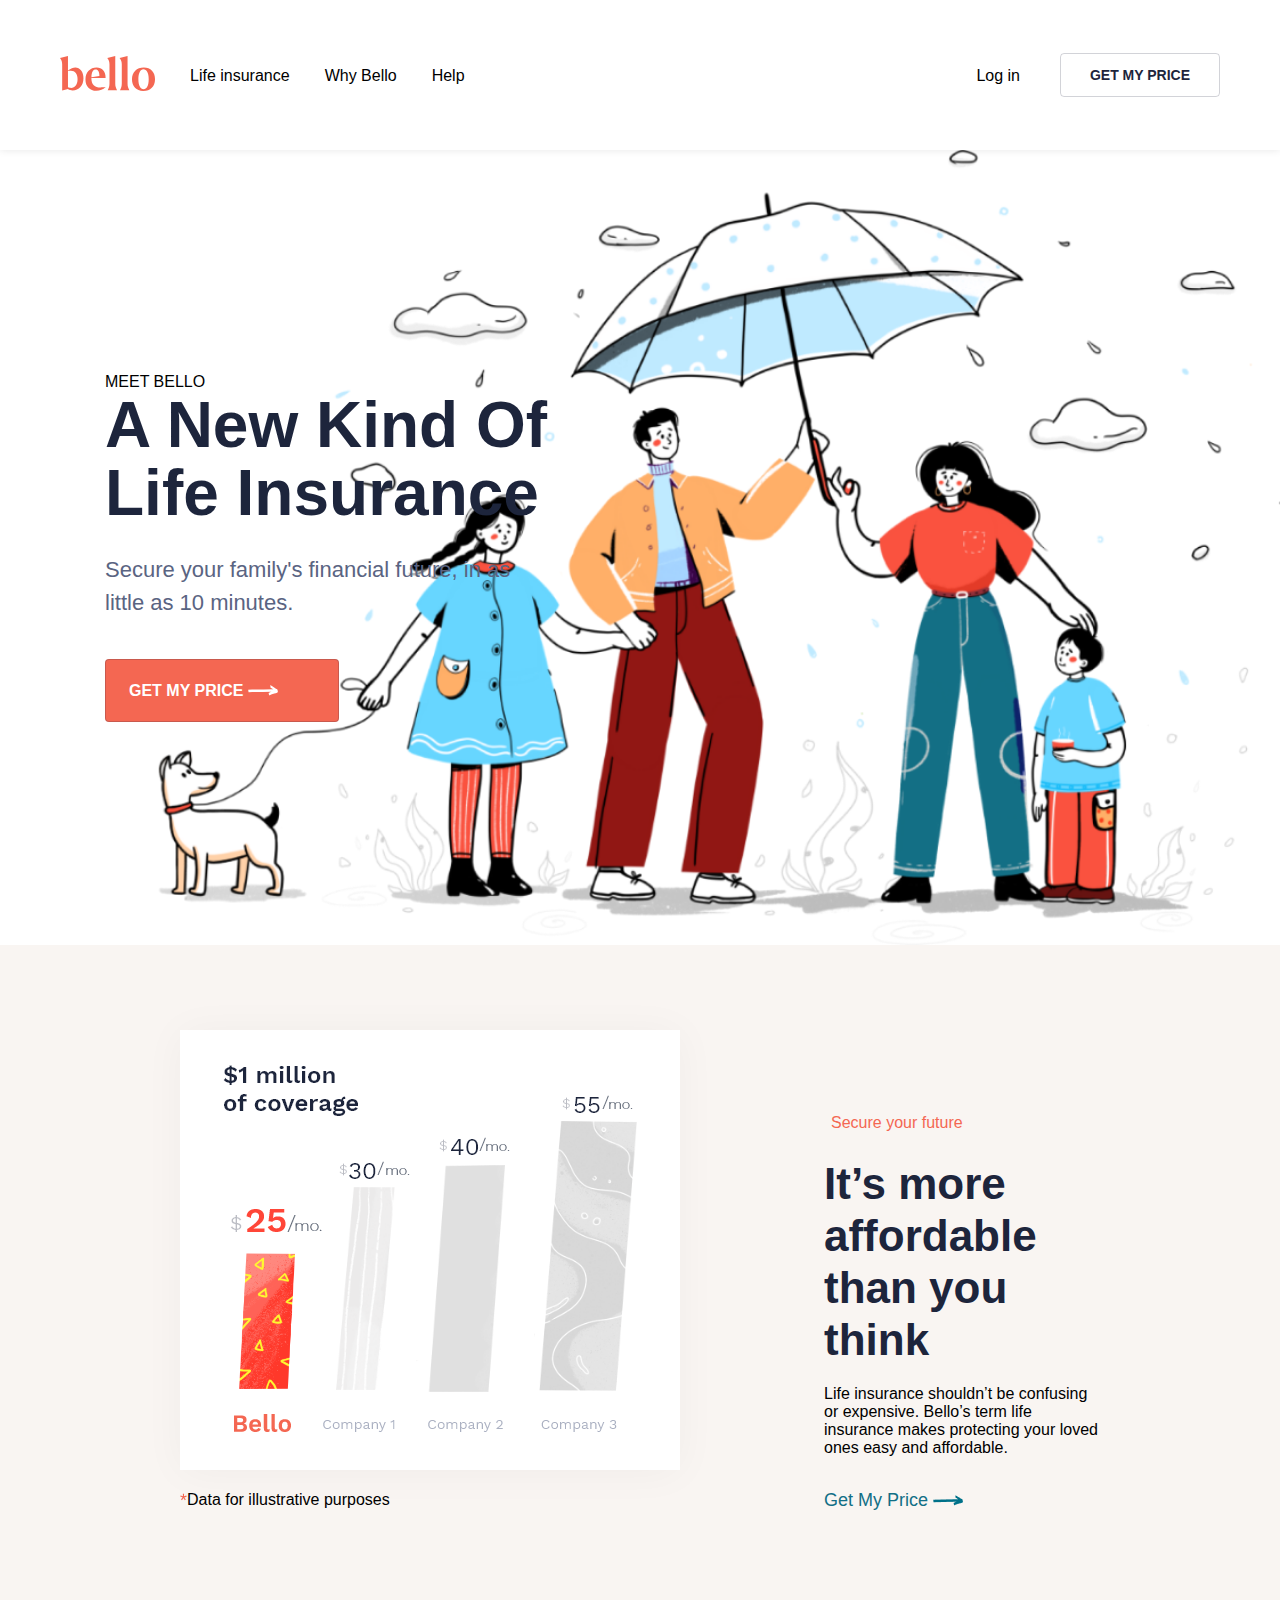
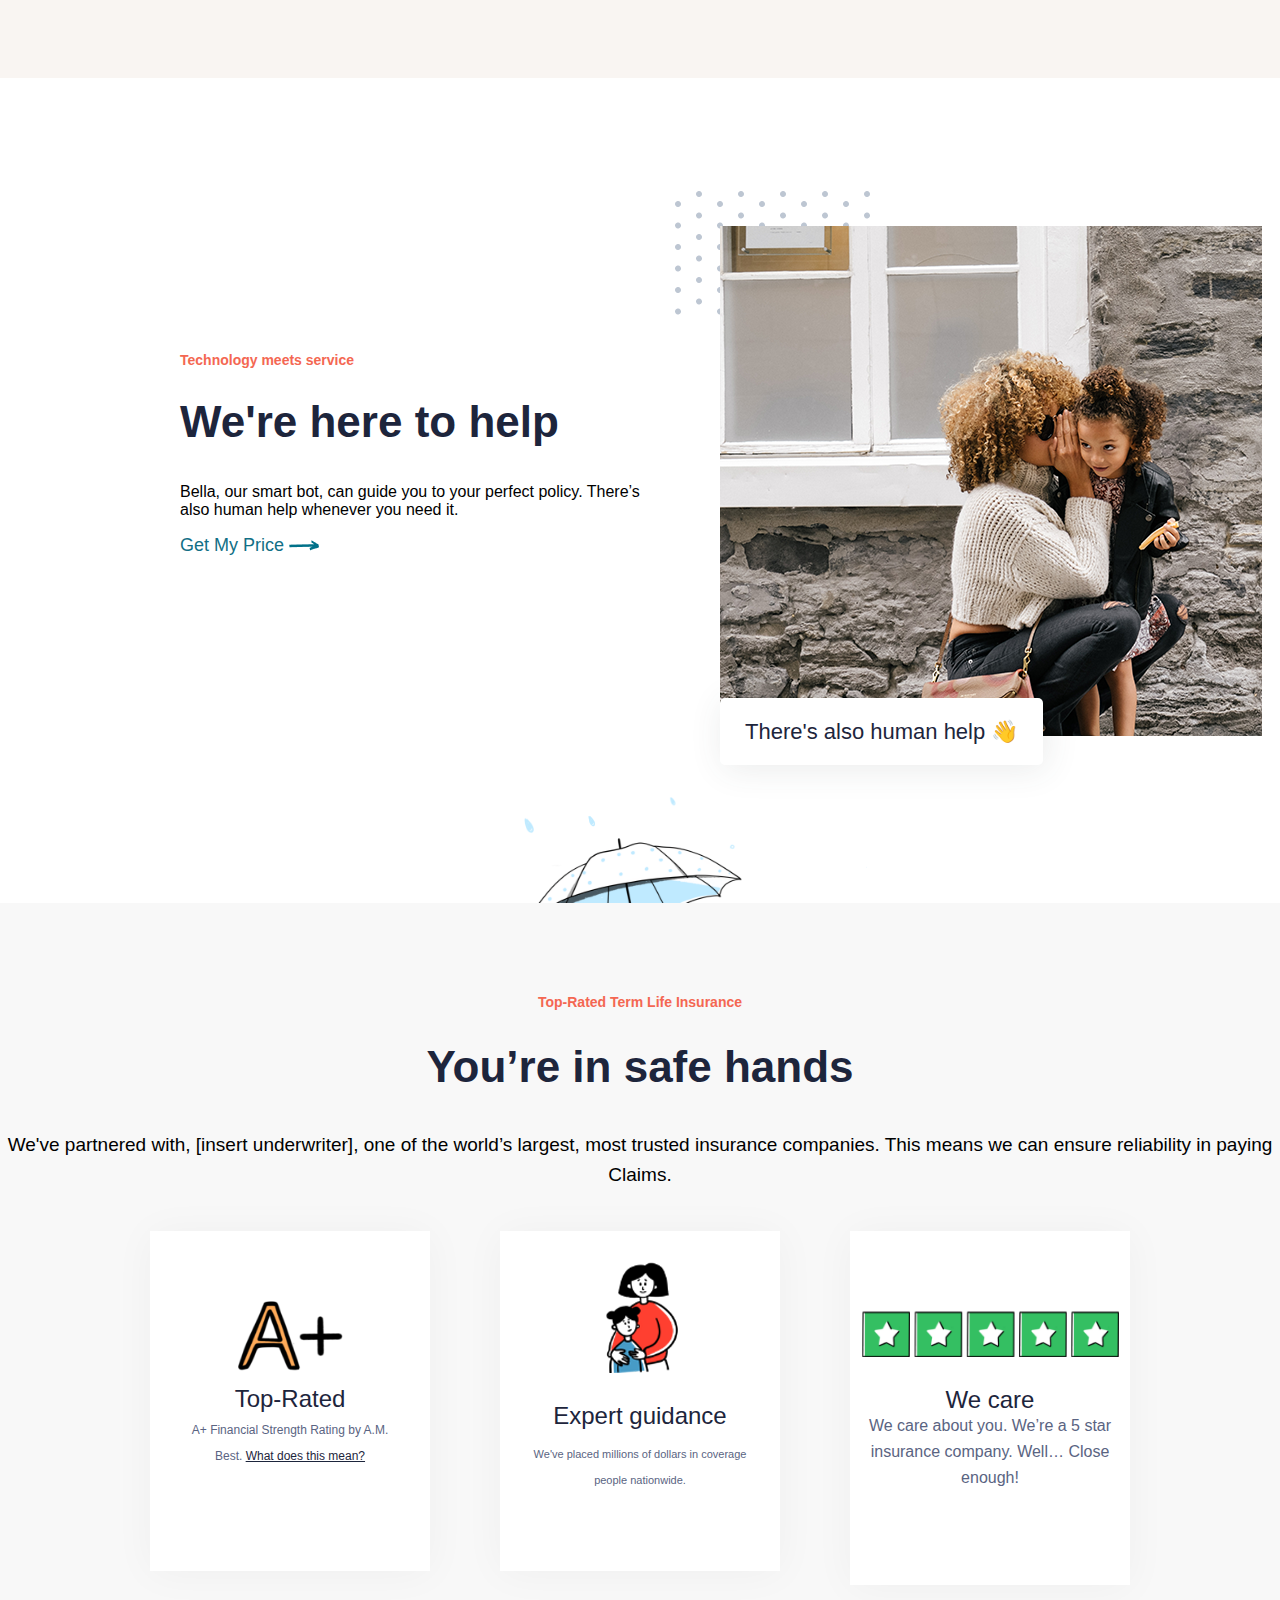
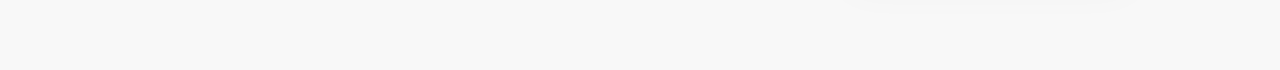
<file: figma2/index.html>
<!DOCTYPE html>
<html lang="en">

<head>
    <meta charset="UTF-8">
    <meta http-equiv="X-UA-Compatible" content="IE=edge">
    <meta name="viewport" content="width=device-width, initial-scale=1.0">
    <title>Document</title>
    <link rel="stylesheet" href="css/style.css">
</head>

<body>
    <section class="header">
        <nav class="header-nav">
            <a class="logo" href=""><img src="images/Frame.svg" alt=""></a>
            <a class="header-nav-item" href="">Life insurance</a>
            <a class="header-nav-item" href="">Why Bello</a>
            <a class="header-nav-item" href="">Help</a>

        </nav>
        <div class="header-left-right">
            <a class="header-nav-item" href="">Log in </a>
            <button class=" header-btn btn-hollow">Get my price</button>
        </div>
    </section>
    <section id="hero">
        <div class="hero-container">
            <p class="hero-subtitle">
                MEET BELLO
            </p>
            <h1 class="hero-title">
                A new kind of life insurance
            </h1>
            <p class="hero-desc">
                Secure your family's financial future, in as little as 10 minutes.
            </p>
            <button class="btn-orange">Get my price <img src="./images/Shape.svg" alt=""></button>
        </div>

    </section>
    <section class="secure">
        <div class="container">
            <div class="secure-grid">
                <div class="secure-img-side">
                    <div class="secure-img">
                        <img src="./images/coverage 1.png" alt="">
                    </div>
                    <p class="secure-subtitle">
                        <img src="./images/_.svg" alt=""> Data for illustrative purposes
                    </p>
                </div>
                <div class="secure-info-side">
                    <p class="secure-subtitle section-subtitle">
                        Secure your future
                    </p>
                    <h3 class="secure-title section-title">
                        It’s more affordable than you think
                    </h3>
                    <p class="secure-desc section desc ">
                        Life insurance shouldn’t be confusing or expensive. Bello’s term life insurance makes protecting
                        your loved ones easy and affordable.
                    </p>
                    <a href="#" class="secure-link section-link">Get My Price <img src="./images/Shape.png " alt=""></a>
                </div>
            </div>
        </div>
    </section>
    <section class="tehnology">
        <div class="container">
            <div class="tehnology-grid">
                <div class="tehnology-info">
                    <p class="tehnology-subtitle section-subtitle">
                        Technology meets service
                    </p>
                    <h3 class="tehnology-title section-title">
                        We're here to help
                    </h3>
                    <p class="tehnology-desc section desc ">
                        Bella, our smart bot, can guide you to your perfect policy. There’s also human help whenever you
                        need it.
                    </p>
                    <a href="#" class="tehnology-link section-link">Get My Price <img src="./images/Shape.png "
                            alt=""></a>
                </div>
                <div class="tehnology-right-side">
                    <div class="tehnology-img">
                        <img class="tehnology-dots" src="./images/Group 20.png" alt="">
                        <img class="tehnology-section-img" src="./images/Rectangle.png" alt="">
                        <p class="tehnology-img-desc">
                            There's also human help 👋
                        </p>
                    </div>
                </div>
            </div>
        </div>
        <img class="tehnology-umbrella" src="./images/umbrella.png" alt="">

    </section>

    <section class="insurent">
        <div class="container">
            <p class="insurent-subtitle section-subtitle">
                Top-Rated Term Life Insurance
            </p>
            <h3 class="insurent-title section-title">
                You’re in safe hands
            </h3>
            <p class="insurent-desc section-desc">
                We've partnered with, [insert underwriter], one of the world’s largest, most trusted insurance
                companies. This means we can ensure reliability in paying Claims.
            </p>
        </div>
        <div class="insurent-grid">
            <div class="insurent-cards insurant-first-card">
                <img src="./images/a.grog.png" alt="">
                <h5>
                    Top-Rated
                </h5>
                <p>
                    A+ Financial Strength Rating by A.M. Best. <a href="#"> What does this mean?</a>
                </p>
            </div>
            <div class="insurent-cards insurant-second-card">
                <img src="./images/family.grid.png" alt="">
                <h5>
                    Expert guidance
                </h5>
                <p>
                    We've placed millions of dollars in coverage people nationwide.
                </p>
            </div>
            <div class="insurent-cards insurant-third-card">
                <img src="./images/stars.drid.png" alt="">
                <h5>
                    We care
                </h5>
                <p>
                    We care about you. We’re a 5 star insurance company. Well… Close enough!
                </p>
            </div>
        </div>
    </section>
</body>

</html>
</file>
<file: figma2/css/style.css>
/* @import'./fonts.css' */

a {
    text-decoration: none;
    color: inherit;
}

body {
    padding: 0;
    margin: 0;
    font-family: "Work Sans", sans-serif;
}

.section-subtitle {
    font-style: normal;
    font-weight: 600;
    font-size: 14px;
    line-height: 17px;
    color: #F46752;
}

.section-title {
    font-style: normal;
    font-weight: 600;
    font-size: 44px;
    line-height: 52px;
    color: #1D253C;
}

.section-desc {
    font-style: normal;
    font-weight: 400;
    font-size: 19px;
    line-height: 30px;
}

.section-link {
    font-weight: 500;
    font-size: 18px;
    line-height: 22px;
    color: #126F86;
}

button {
    border: none;
    background: none;
}

p, h1, h3, h5 {
    padding: 0;
    margin: 0;
}

.btn-hollow {
    font-style: normal;
    font-weight: 600;
    font-size: 14px;
    line-height: 17px;
    text-transform: uppercase;
    color: #1D253C;
    width: 160px;
    height: 44px;
    display: flex;
    align-items: center;
    justify-content: center;
    border: 1px solid rgba(29, 37, 60, 0.2);
    border-radius: 4px;
}

.header {
    align-items: center;
    padding: 0 60px;
    height: 150px;
    display: flex;
    justify-content: space-between;
    background: #FFFFFF;
    box-shadow: 0px 0px 8px rgba(0, 0, 0, 0.1);
}

.header-nav {
    display: flex;
    align-items: center;
}

.header-nav-item {
    margin-left: 35px;
    font-style: normal;
    font-weight: 400;
    font-size: 16px;
    line-height: 19px;
}

.header-nav-item:hover {
    border-bottom: #007188 1px solid;
    color: #007188;
}

.header-left-right {
    display: flex;
    align-items: center;
}

.header-btn {
    margin-left: 40px;
}

#hero {
    background: url(../images/hero\ 1.png) no-repeat right/contain;
    height: calc(100vh - 105px);
}

.hero-container {
    margin-bottom: 30px;
    padding: 223px 0 0 105px;
}

.hero-subtltle {
    font-style: normal;
    font-weight: 600;
    font-size: 18px;
    line-height: 27px;
    text-transform: uppercase;
    color: #F46752;
}

.hero-title {
    font-style: normal;
    font-weight: 600;
    font-size: 64px;
    line-height: 68px;
    text-transform: capitalize;
    color: #1D253C;
    width: 443px;
}

.hero-desc {
    font-style: normal;
    font-weight: 500;
    font-size: 22px;
    line-height: 33px;
    color: #5A6482;
    width: 411px;
    margin: 26px 0 40px 0;
}

.btn-orange {
    margin-bottom: 30px;
    position: relative;
    padding: 21px 60px 21px 23px;
    font-style: normal;
    font-weight: 600;
    font-size: 16px;
    line-height: 19px;
    text-transform: uppercase;
    color: #FFFFFF;
    background: #F46752;
    border: 1px solid rgba(29, 37, 60, 0.2);
    border-radius: 4px;
}

.secure {
    background: #F9F5F2;
    padding: 85px 180px 84px;
}

.secure-grid {
    display: grid;
    grid-template-columns: 1fr 1fr;
    grid-column-gap: 144px;
}

.secure-img {
    background: #FFFFFF;
    box-shadow: 0px 2px 40px rgba(0, 0, 0, 0.04);
    padding: 31px 43px 32px;
    margin-bottom: 20px;
}

.secure-subtitle {

    position: relative;
    padding-left: 7px;
    font-style: normal;
    font-weight: 400;
    font-size: 16px;
    line-height: 19px;
}

.secure-img img {
    width: 414px;
    height: 373px;
}

.secure-subtitle img {
    position: absolute;
    left: 0;
    top: 3px;
}

.secure-info-side {
    padding: 83px 0;
}

.secure-title {
    margin: 26px 0 19px;
}

.secure-desc {
    margin-bottom: 32px;
}

.tehnology-grid {
    display: grid;
    grid-template-columns: 1fr 1fr;
    grid-column-gap: 70px;
}

.tehnology-info {
    padding: 126px 0;
}

.tehnology {
    position: relative;
    padding: 148px 180px 163px;
}

.tehnology-title {
    margin: 27px 0 35px;
}

.tehnology-desc {
    width: 470px;
    margin-bottom: 15px;
}

.tehnology-dots {
    position: absolute;
    left: -45px;
    top: -35px;
}

.tehnology-img {
    position: relative;
}

.tehnology-section-img {
    position: relative;
    width: 542px;
    height: 510px;
}

.tehnology-img-desc {
    background: #FFFFFF;
    box-shadow: 3px 4px 34px rgba(66, 71, 77, 0.11);
    border-radius: 5px;
    position: absolute;
    z-index: 1;
    font-weight: 300;
    font-size: 22px;
    line-height: 28px;
    color: #1D253C;
    padding: 20px 25px 19px 25px;
    left: -60;
    bottom: -25px;
}

.tehnology-umbrella {
    position: absolute;
    right: 0;
    left: 0;
    margin: 0 auto;
    bottom: -190px;
}

.insurent {
    width: 100%;
    padding: 91px 0 85px;
    background: #F8F8F8;
    position: absolute;
    text-align: center;
}


.insurent-title {
    margin: 30px 0 37px;
}

.insurent-desc {
    margin-bottom: 41px;
}

.insurent-grid {
    margin: 0 150px 0;
    display: grid;
    grid-template-columns: 1fr 1fr 1fr;
    grid-column-gap: 70px;
}

.insurent-cards {
    display: flex;
    flex-direction: column;
    align-items: center;
    height: 310px;
    text-align: center;
    background: #FFFFFF;
    box-shadow: 0px 2px 40px rgba(0, 0, 0, 0.04);
}

.insurant-first-card {
    height: 270px;
    padding-top: 70px;
}

.insurant-first-card h5 {
    margin-top: 15px;
    margin-bottom: 5px;
    font-style: normal;
    font-weight: 400;
    font-size: 24px;
    line-height: 26px;
    color: #1D253C;
}

.insurant-first-card p {
    width: 212px;
    font-style: normal;
    font-weight: 400;
    font-size: 12px;
    line-height: 26px;
    color: #5A6482;
}

.insurant-first-card p a {
    font-weight: 400;
    font-size: 12px;
    line-height: 26px;
    text-decoration-line: underline;
    color: #1D253C;
}

.insurant-second-card {
    padding-top: 30px;
}

.insurant-second-card h5 {
    margin-bottom: 12px;
    font-weight: 400;
    font-size: 24px;
    line-height: 26px;
    text-align: center;
    color: #1D253C;
}

.insurant-second-card p {
    width: 247px;
    font-weight: 400;
    font-size: 11px;
    line-height: 26px;
    color: #5A6482;
}

.insurant-third-card {
    padding-top: 44px;

}


.insurant-third-card h5 {
    font-style: normal;
    font-weight: 400;
    font-size: 24px;
    line-height: 26px;
    text-align: center;
    color: #1D253C;
}

.insurant-third-card p {
    width: 244px;
    font-weight: 400;
    font-size: 16px;
    line-height: 26px;
    color: #5A6482;
}
</file>
